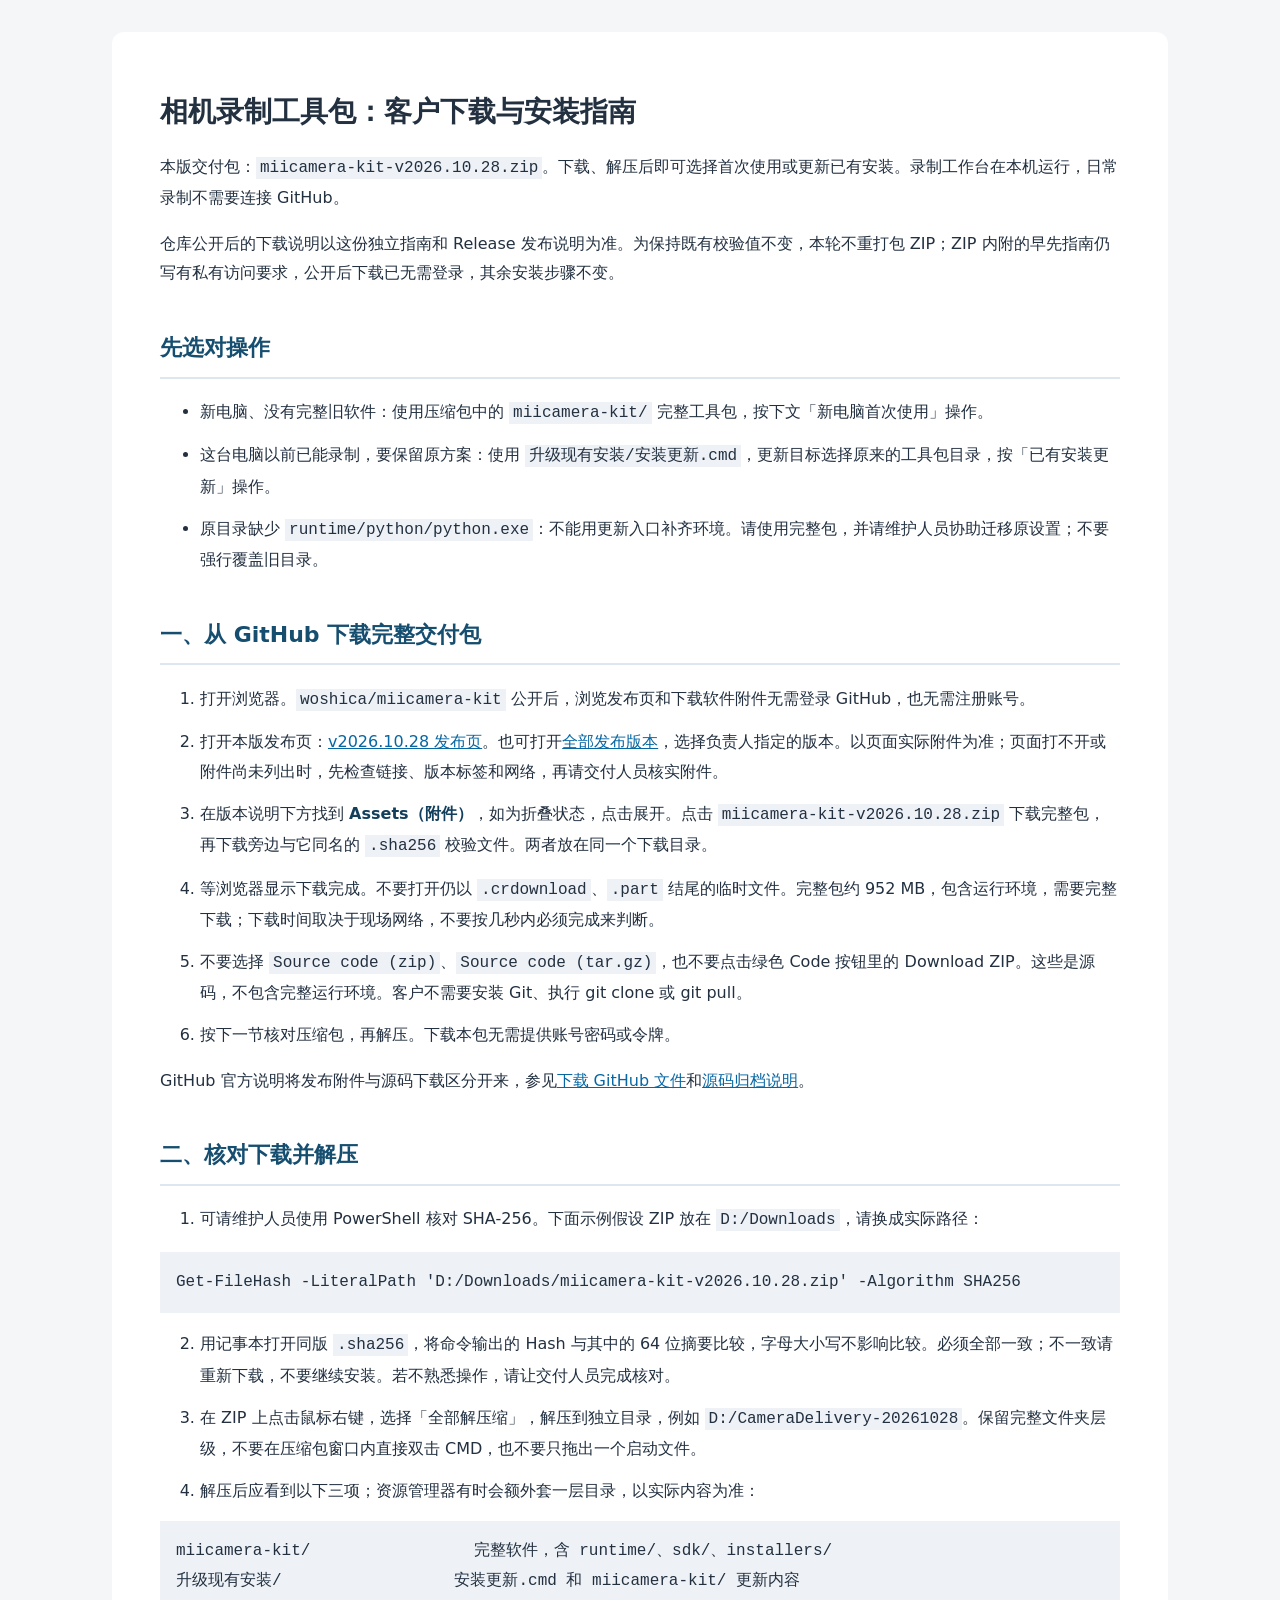
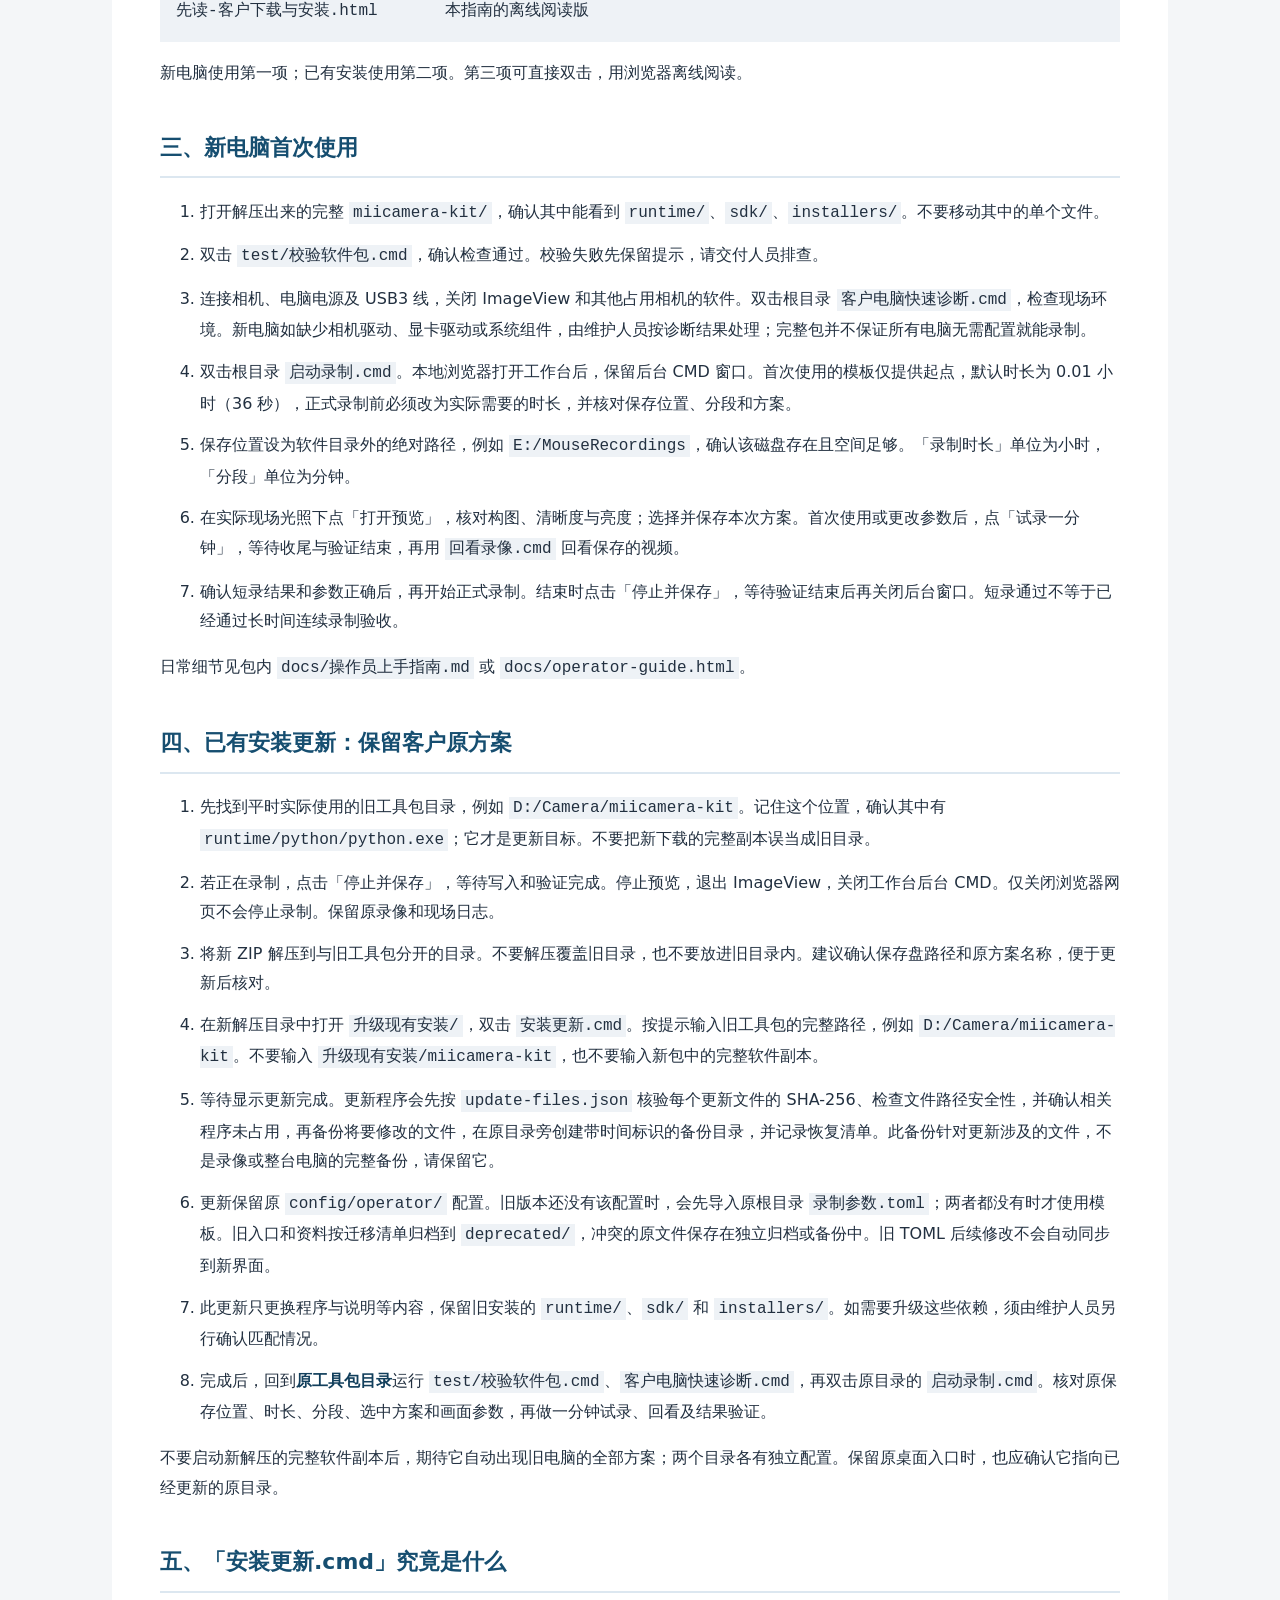
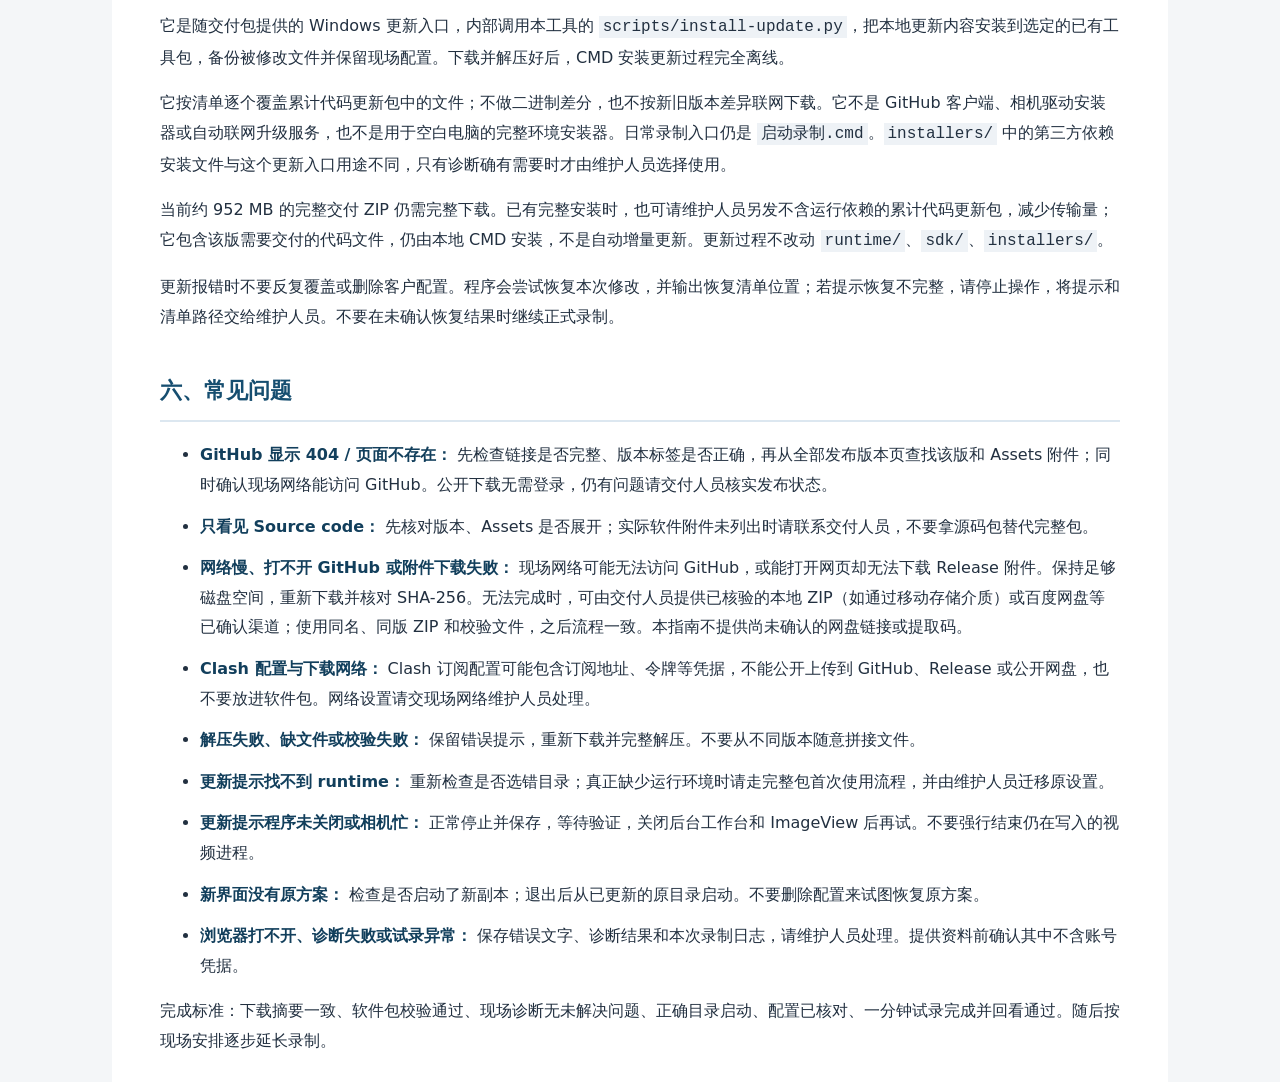
<file: docs/customer-download-guide.html>
<!doctype html>
<html lang="zh-CN"><head><meta charset="utf-8"><meta name="viewport" content="width=device-width,initial-scale=1"><title>相机录制工具包：客户下载与安装指南</title><style>body{font-family:system-ui,"Microsoft YaHei",sans-serif;color:#223040;background:#f4f6f8;line-height:1.85;margin:0}main{max-width:960px;margin:32px auto;background:white;padding:40px 48px;border-radius:12px}h1{font-size:28px;line-height:1.5}h2{margin-top:40px;padding-bottom:8px;border-bottom:2px solid #dce7f0;font-size:22px;color:#164e70}li{margin:12px 0}a{color:#0867a3}code{font-family:Consolas,"Microsoft YaHei",monospace;background:#eef2f6;padding:2px 4px;overflow-wrap:anywhere}pre{background:#eef2f6;padding:16px;white-space:pre-wrap;overflow-wrap:anywhere}pre code{padding:0}strong{color:#123f5c}@media(max-width:650px){main{margin:0;padding:22px 18px;border-radius:0}h1{font-size:24px}}@media print{body{background:white}main{margin:0;padding:0;max-width:none}h2{break-after:avoid}pre,li{break-inside:avoid}a{color:inherit}}</style></head><body><main><h1>相机录制工具包：客户下载与安装指南</h1>
<p>本版交付包：<code>miicamera-kit-v2026.10.28.zip</code>。下载、解压后即可选择首次使用或更新已有安装。录制工作台在本机运行，日常录制不需要连接 GitHub。</p>
<p>仓库公开后的下载说明以这份独立指南和 Release 发布说明为准。为保持既有校验值不变，本轮不重打包 ZIP；ZIP 内附的早先指南仍写有私有访问要求，公开后下载已无需登录，其余安装步骤不变。</p>
<h2>先选对操作</h2>
<ul>
<li>新电脑、没有完整旧软件：使用压缩包中的 <code>miicamera-kit/</code> 完整工具包，按下文「新电脑首次使用」操作。</li>
<li>这台电脑以前已能录制，要保留原方案：使用 <code>升级现有安装/安装更新.cmd</code>，更新目标选择原来的工具包目录，按「已有安装更新」操作。</li>
<li>原目录缺少 <code>runtime/python/python.exe</code>：不能用更新入口补齐环境。请使用完整包，并请维护人员协助迁移原设置；不要强行覆盖旧目录。</li>
</ul>
<h2>一、从 GitHub 下载完整交付包</h2>
<ol start="1">
<li>打开浏览器。<code>woshica/miicamera-kit</code> 公开后，浏览发布页和下载软件附件无需登录 GitHub，也无需注册账号。</li>
<li>打开本版发布页：<a href="https://github.com/woshica/miicamera-kit/releases/tag/v2026.10.28">v2026.10.28 发布页</a>。也可打开<a href="https://github.com/woshica/miicamera-kit/releases">全部发布版本</a>，选择负责人指定的版本。以页面实际附件为准；页面打不开或附件尚未列出时，先检查链接、版本标签和网络，再请交付人员核实附件。</li>
<li>在版本说明下方找到 <strong>Assets（附件）</strong>，如为折叠状态，点击展开。点击 <code>miicamera-kit-v2026.10.28.zip</code> 下载完整包，再下载旁边与它同名的 <code>.sha256</code> 校验文件。两者放在同一个下载目录。</li>
<li>等浏览器显示下载完成。不要打开仍以 <code>.crdownload</code>、<code>.part</code> 结尾的临时文件。完整包约 952 MB，包含运行环境，需要完整下载；下载时间取决于现场网络，不要按几秒内必须完成来判断。</li>
<li>不要选择 <code>Source code (zip)</code>、<code>Source code (tar.gz)</code>，也不要点击绿色 Code 按钮里的 Download ZIP。这些是源码，不包含完整运行环境。客户不需要安装 Git、执行 git clone 或 git pull。</li>
<li>按下一节核对压缩包，再解压。下载本包无需提供账号密码或令牌。</li>
</ol>
<p>GitHub 官方说明将发布附件与源码下载区分开来，参见<a href="https://docs.github.com/en/repositories/working-with-files/using-files/downloading-files-from-github">下载 GitHub 文件</a>和<a href="https://docs.github.com/en/repositories/working-with-files/using-files/downloading-source-code-archives">源码归档说明</a>。</p>
<h2>二、核对下载并解压</h2>
<ol start="1">
<li>可请维护人员使用 PowerShell 核对 SHA-256。下面示例假设 ZIP 放在 <code>D:/Downloads</code>，请换成实际路径：</li>
</ol>
<pre><code>Get-FileHash -LiteralPath &#x27;D:/Downloads/miicamera-kit-v2026.10.28.zip&#x27; -Algorithm SHA256</code></pre>
<ol start="2">
<li>用记事本打开同版 <code>.sha256</code>，将命令输出的 Hash 与其中的 64 位摘要比较，字母大小写不影响比较。必须全部一致；不一致请重新下载，不要继续安装。若不熟悉操作，请让交付人员完成核对。</li>
<li>在 ZIP 上点击鼠标右键，选择「全部解压缩」，解压到独立目录，例如 <code>D:/CameraDelivery-20261028</code>。保留完整文件夹层级，不要在压缩包窗口内直接双击 CMD，也不要只拖出一个启动文件。</li>
<li>解压后应看到以下三项；资源管理器有时会额外套一层目录，以实际内容为准：</li>
</ol>
<pre><code>miicamera-kit/                 完整软件，含 runtime/、sdk/、installers/
升级现有安装/                  安装更新.cmd 和 miicamera-kit/ 更新内容
先读-客户下载与安装.html       本指南的离线阅读版</code></pre>
<p>新电脑使用第一项；已有安装使用第二项。第三项可直接双击，用浏览器离线阅读。</p>
<h2>三、新电脑首次使用</h2>
<ol start="1">
<li>打开解压出来的完整 <code>miicamera-kit/</code>，确认其中能看到 <code>runtime/</code>、<code>sdk/</code>、<code>installers/</code>。不要移动其中的单个文件。</li>
<li>双击 <code>test/校验软件包.cmd</code>，确认检查通过。校验失败先保留提示，请交付人员排查。</li>
<li>连接相机、电脑电源及 USB3 线，关闭 ImageView 和其他占用相机的软件。双击根目录 <code>客户电脑快速诊断.cmd</code>，检查现场环境。新电脑如缺少相机驱动、显卡驱动或系统组件，由维护人员按诊断结果处理；完整包并不保证所有电脑无需配置就能录制。</li>
<li>双击根目录 <code>启动录制.cmd</code>。本地浏览器打开工作台后，保留后台 CMD 窗口。首次使用的模板仅提供起点，默认时长为 0.01 小时（36 秒），正式录制前必须改为实际需要的时长，并核对保存位置、分段和方案。</li>
<li>保存位置设为软件目录外的绝对路径，例如 <code>E:/MouseRecordings</code>，确认该磁盘存在且空间足够。「录制时长」单位为小时，「分段」单位为分钟。</li>
<li>在实际现场光照下点「打开预览」，核对构图、清晰度与亮度；选择并保存本次方案。首次使用或更改参数后，点「试录一分钟」，等待收尾与验证结束，再用 <code>回看录像.cmd</code> 回看保存的视频。</li>
<li>确认短录结果和参数正确后，再开始正式录制。结束时点击「停止并保存」，等待验证结束后再关闭后台窗口。短录通过不等于已经通过长时间连续录制验收。</li>
</ol>
<p>日常细节见包内 <code>docs/操作员上手指南.md</code> 或 <code>docs/operator-guide.html</code>。</p>
<h2>四、已有安装更新：保留客户原方案</h2>
<ol start="1">
<li>先找到平时实际使用的旧工具包目录，例如 <code>D:/Camera/miicamera-kit</code>。记住这个位置，确认其中有 <code>runtime/python/python.exe</code>；它才是更新目标。不要把新下载的完整副本误当成旧目录。</li>
<li>若正在录制，点击「停止并保存」，等待写入和验证完成。停止预览，退出 ImageView，关闭工作台后台 CMD。仅关闭浏览器网页不会停止录制。保留原录像和现场日志。</li>
<li>将新 ZIP 解压到与旧工具包分开的目录。不要解压覆盖旧目录，也不要放进旧目录内。建议确认保存盘路径和原方案名称，便于更新后核对。</li>
<li>在新解压目录中打开 <code>升级现有安装/</code>，双击 <code>安装更新.cmd</code>。按提示输入旧工具包的完整路径，例如 <code>D:/Camera/miicamera-kit</code>。不要输入 <code>升级现有安装/miicamera-kit</code>，也不要输入新包中的完整软件副本。</li>
<li>等待显示更新完成。更新程序会先按 <code>update-files.json</code> 核验每个更新文件的 SHA-256、检查文件路径安全性，并确认相关程序未占用，再备份将要修改的文件，在原目录旁创建带时间标识的备份目录，并记录恢复清单。此备份针对更新涉及的文件，不是录像或整台电脑的完整备份，请保留它。</li>
<li>更新保留原 <code>config/operator/</code> 配置。旧版本还没有该配置时，会先导入原根目录 <code>录制参数.toml</code>；两者都没有时才使用模板。旧入口和资料按迁移清单归档到 <code>deprecated/</code>，冲突的原文件保存在独立归档或备份中。旧 TOML 后续修改不会自动同步到新界面。</li>
<li>此更新只更换程序与说明等内容，保留旧安装的 <code>runtime/</code>、<code>sdk/</code> 和 <code>installers/</code>。如需要升级这些依赖，须由维护人员另行确认匹配情况。</li>
<li>完成后，回到<strong>原工具包目录</strong>运行 <code>test/校验软件包.cmd</code>、<code>客户电脑快速诊断.cmd</code>，再双击原目录的 <code>启动录制.cmd</code>。核对原保存位置、时长、分段、选中方案和画面参数，再做一分钟试录、回看及结果验证。</li>
</ol>
<p>不要启动新解压的完整软件副本后，期待它自动出现旧电脑的全部方案；两个目录各有独立配置。保留原桌面入口时，也应确认它指向已经更新的原目录。</p>
<h2>五、「安装更新.cmd」究竟是什么</h2>
<p>它是随交付包提供的 Windows 更新入口，内部调用本工具的 <code>scripts/install-update.py</code>，把本地更新内容安装到选定的已有工具包，备份被修改文件并保留现场配置。下载并解压好后，CMD 安装更新过程完全离线。</p>
<p>它按清单逐个覆盖累计代码更新包中的文件；不做二进制差分，也不按新旧版本差异联网下载。它不是 GitHub 客户端、相机驱动安装器或自动联网升级服务，也不是用于空白电脑的完整环境安装器。日常录制入口仍是 <code>启动录制.cmd</code>。<code>installers/</code> 中的第三方依赖安装文件与这个更新入口用途不同，只有诊断确有需要时才由维护人员选择使用。</p>
<p>当前约 952 MB 的完整交付 ZIP 仍需完整下载。已有完整安装时，也可请维护人员另发不含运行依赖的累计代码更新包，减少传输量；它包含该版需要交付的代码文件，仍由本地 CMD 安装，不是自动增量更新。更新过程不改动 <code>runtime/</code>、<code>sdk/</code>、<code>installers/</code>。</p>
<p>更新报错时不要反复覆盖或删除客户配置。程序会尝试恢复本次修改，并输出恢复清单位置；若提示恢复不完整，请停止操作，将提示和清单路径交给维护人员。不要在未确认恢复结果时继续正式录制。</p>
<h2>六、常见问题</h2>
<ul>
<li><strong>GitHub 显示 404 / 页面不存在：</strong> 先检查链接是否完整、版本标签是否正确，再从全部发布版本页查找该版和 Assets 附件；同时确认现场网络能访问 GitHub。公开下载无需登录，仍有问题请交付人员核实发布状态。</li>
<li><strong>只看见 Source code：</strong> 先核对版本、Assets 是否展开；实际软件附件未列出时请联系交付人员，不要拿源码包替代完整包。</li>
<li><strong>网络慢、打不开 GitHub 或附件下载失败：</strong> 现场网络可能无法访问 GitHub，或能打开网页却无法下载 Release 附件。保持足够磁盘空间，重新下载并核对 SHA-256。无法完成时，可由交付人员提供已核验的本地 ZIP（如通过移动存储介质）或百度网盘等已确认渠道；使用同名、同版 ZIP 和校验文件，之后流程一致。本指南不提供尚未确认的网盘链接或提取码。</li>
<li><strong>Clash 配置与下载网络：</strong> Clash 订阅配置可能包含订阅地址、令牌等凭据，不能公开上传到 GitHub、Release 或公开网盘，也不要放进软件包。网络设置请交现场网络维护人员处理。</li>
<li><strong>解压失败、缺文件或校验失败：</strong> 保留错误提示，重新下载并完整解压。不要从不同版本随意拼接文件。</li>
<li><strong>更新提示找不到 runtime：</strong> 重新检查是否选错目录；真正缺少运行环境时请走完整包首次使用流程，并由维护人员迁移原设置。</li>
<li><strong>更新提示程序未关闭或相机忙：</strong> 正常停止并保存，等待验证，关闭后台工作台和 ImageView 后再试。不要强行结束仍在写入的视频进程。</li>
<li><strong>新界面没有原方案：</strong> 检查是否启动了新副本；退出后从已更新的原目录启动。不要删除配置来试图恢复原方案。</li>
<li><strong>浏览器打不开、诊断失败或试录异常：</strong> 保存错误文字、诊断结果和本次录制日志，请维护人员处理。提供资料前确认其中不含账号凭据。</li>
</ul>
<p>完成标准：下载摘要一致、软件包校验通过、现场诊断无未解决问题、正确目录启动、配置已核对、一分钟试录完成并回看通过。随后按现场安排逐步延长录制。</p></main></body></html>
</file>
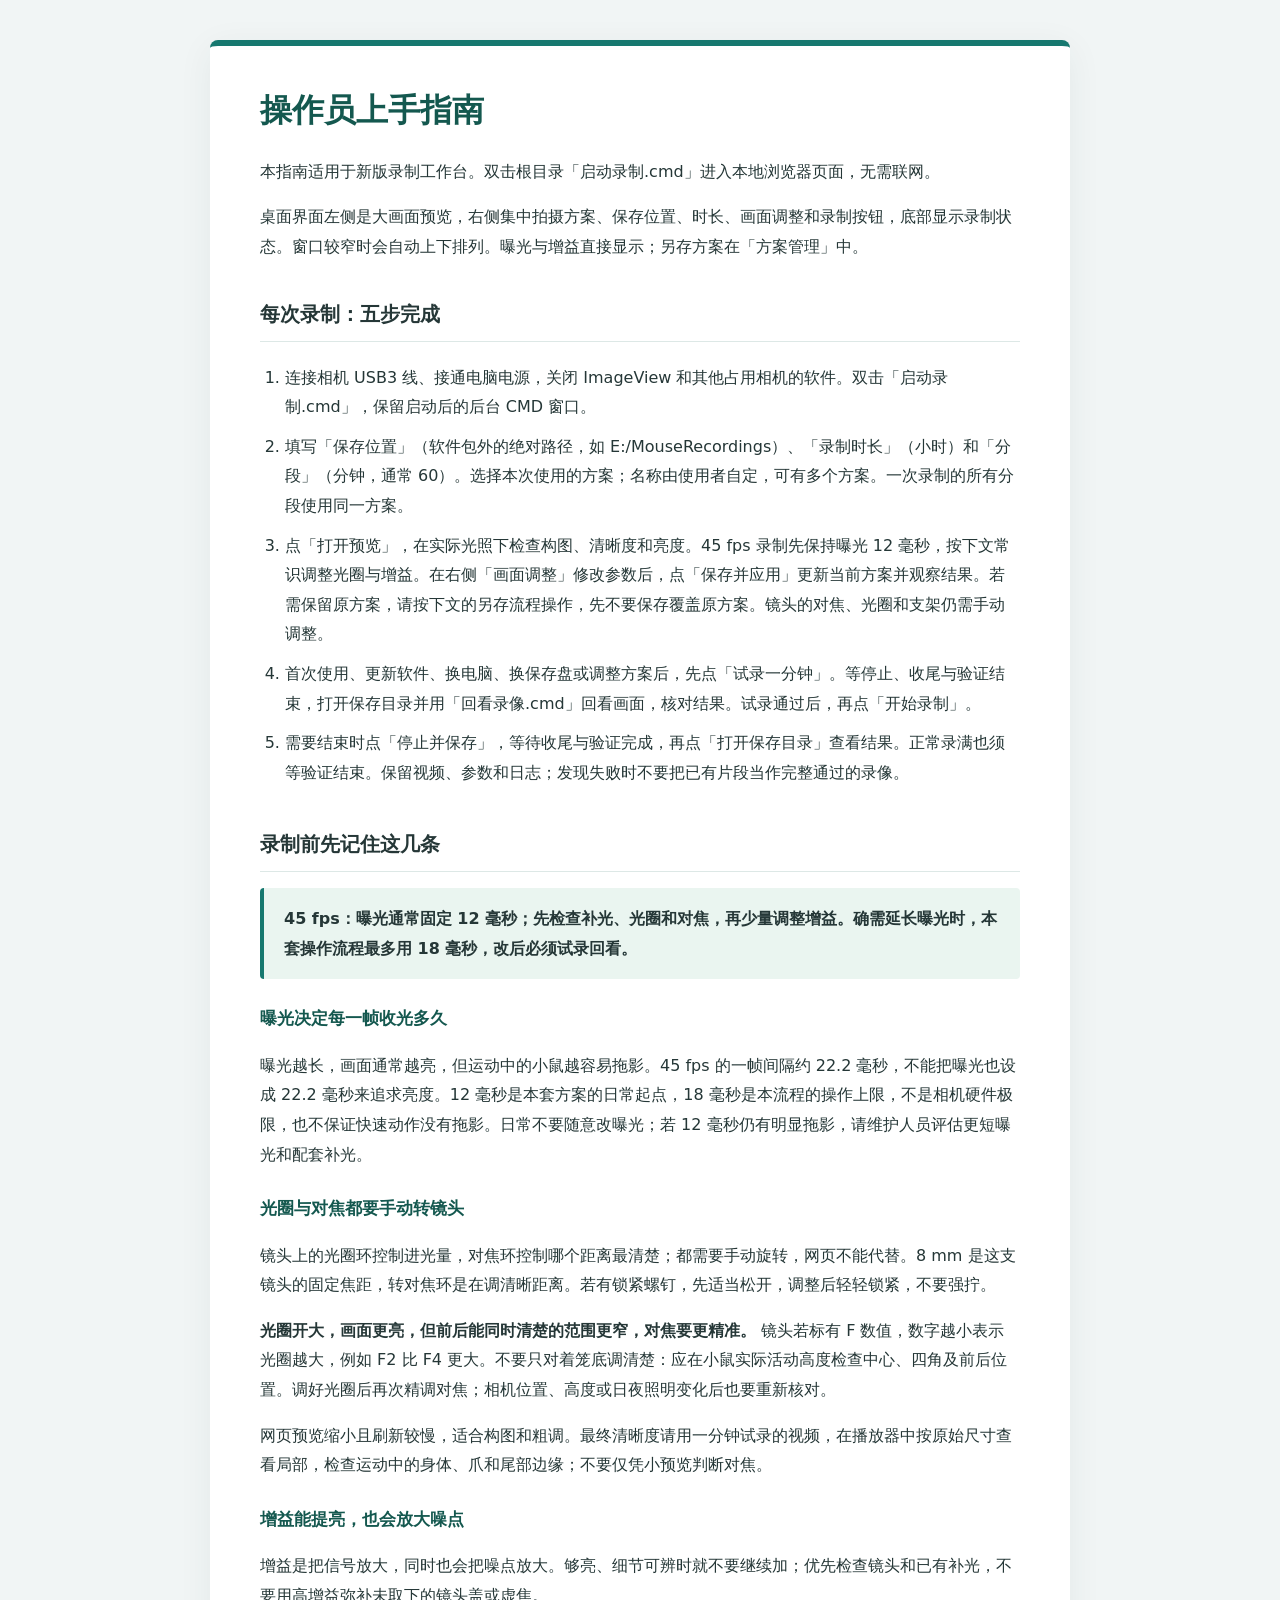
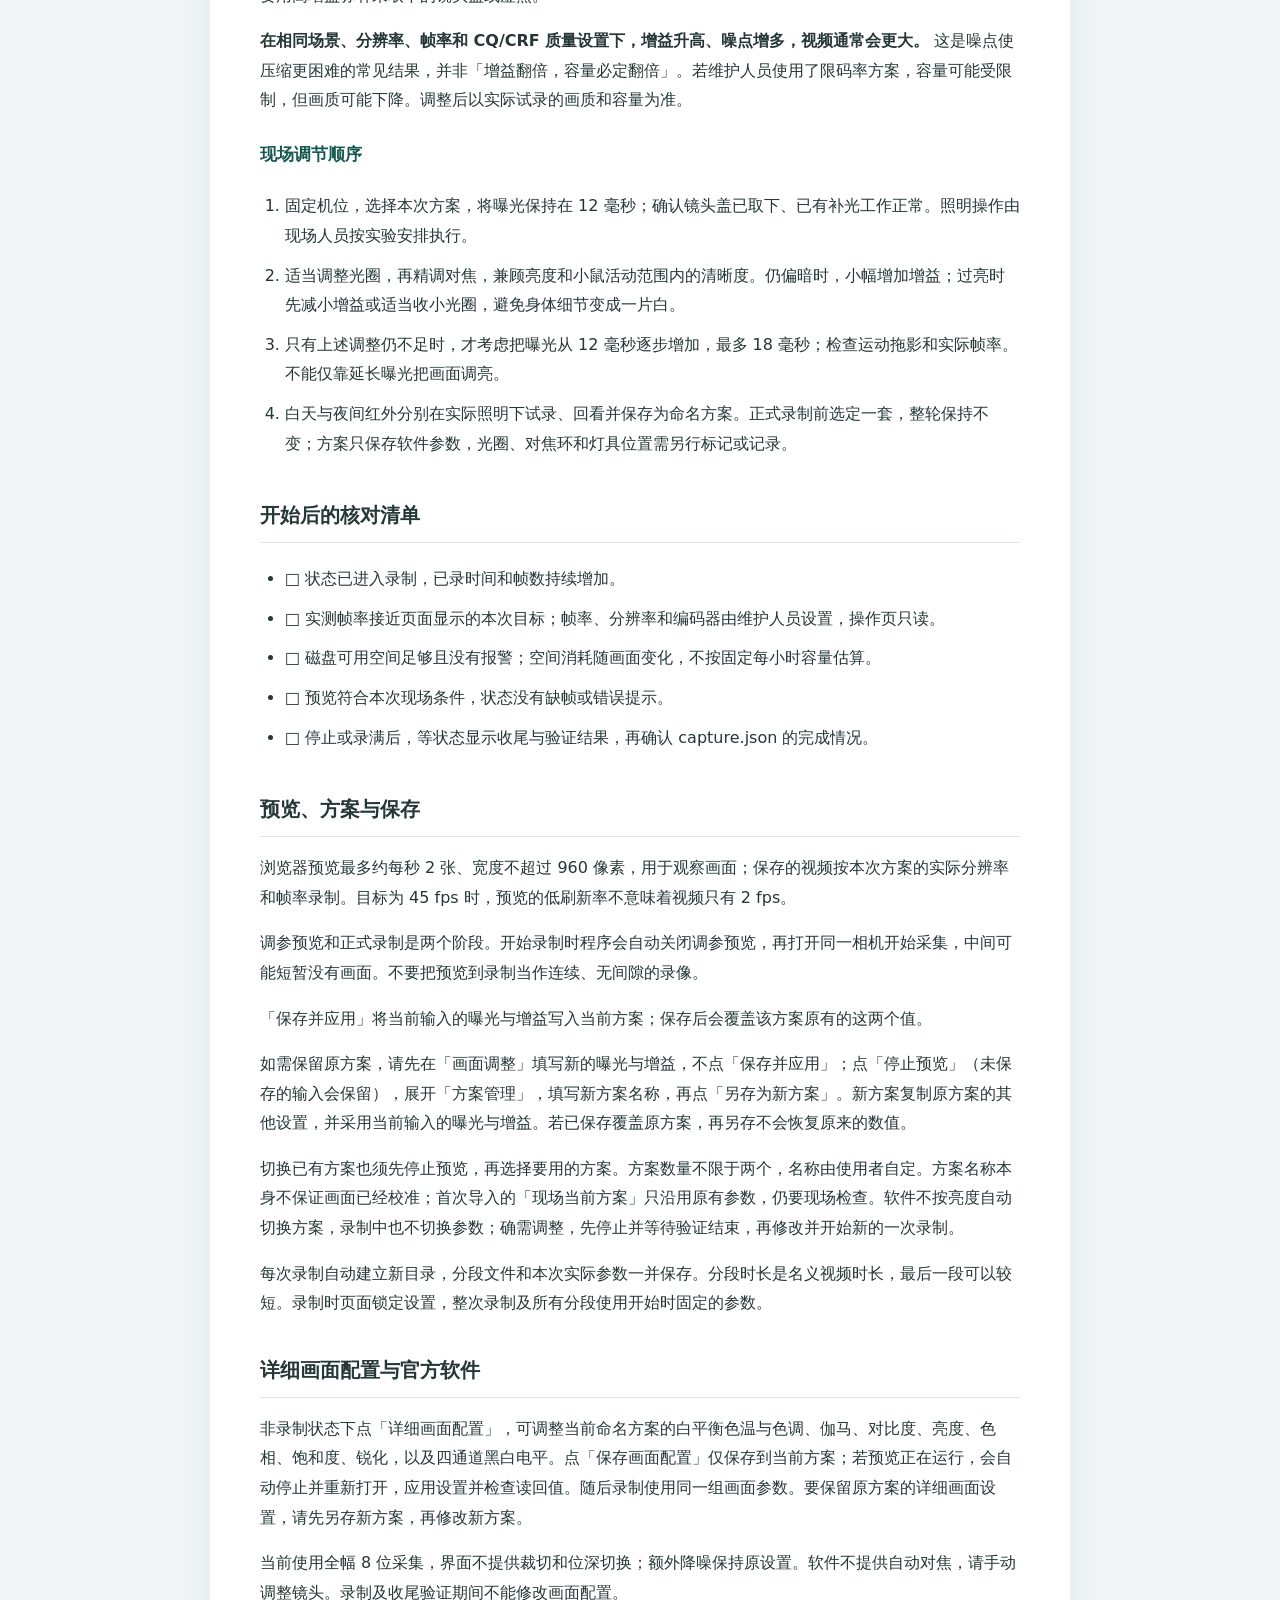
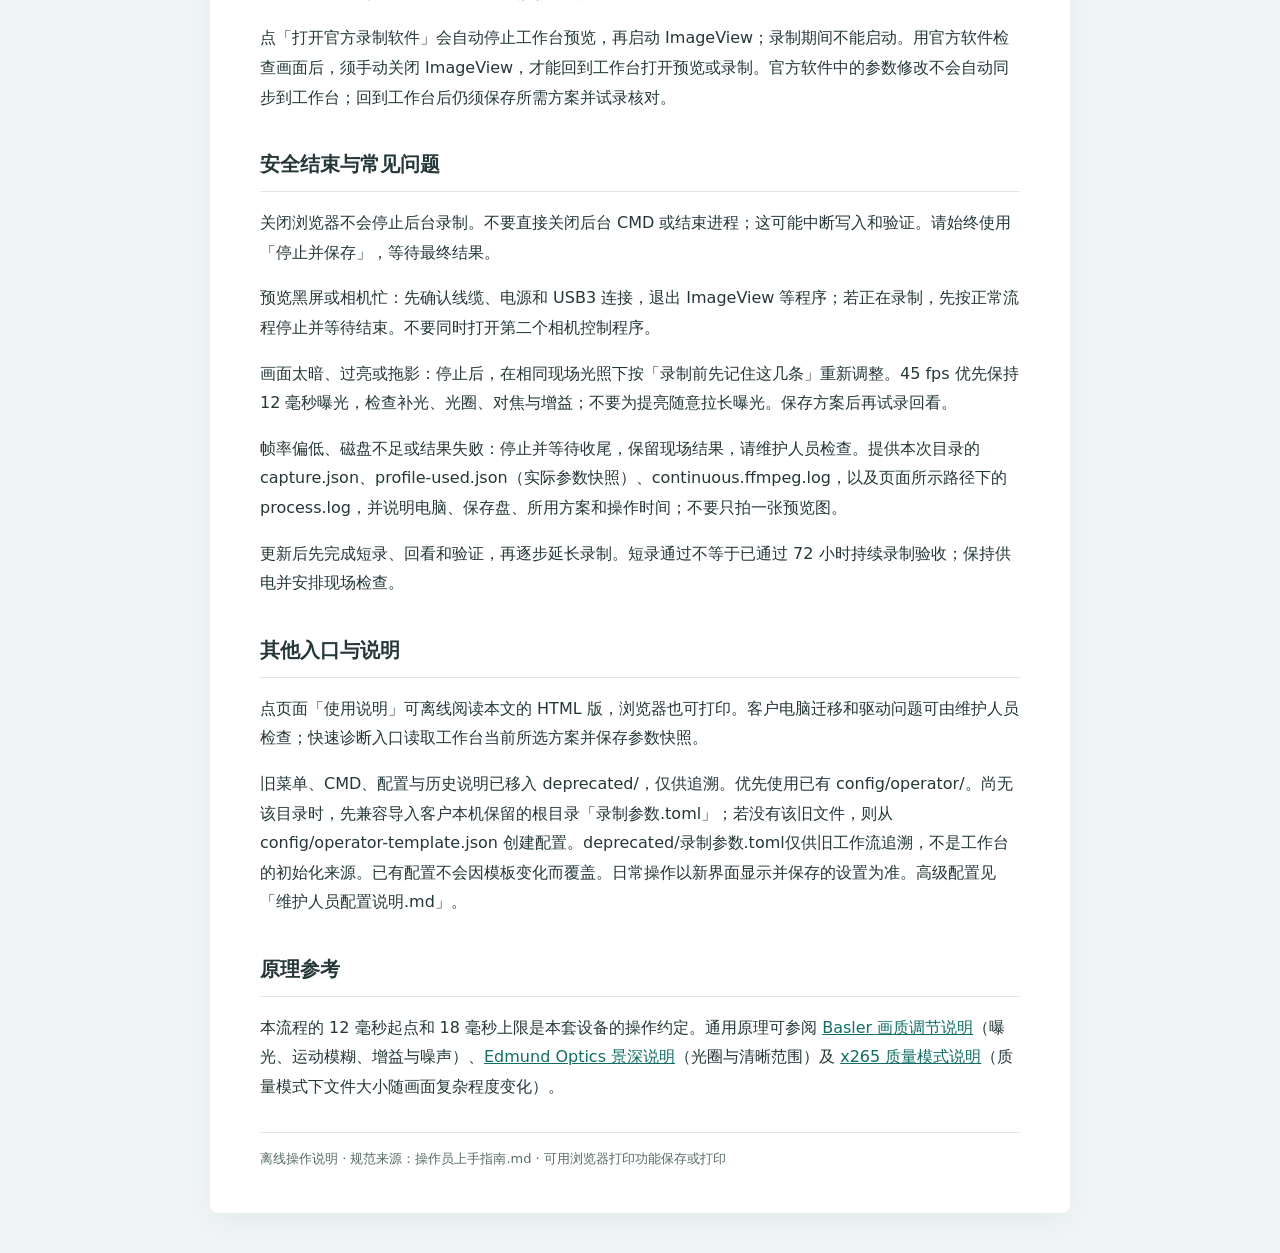
<file: docs/operator-guide.html>
<!doctype html>
<html lang="zh-CN"><head><meta charset="utf-8"><meta name="viewport" content="width=device-width,initial-scale=1"><title>操作员上手指南 · 相机录制工具包</title><style>*{box-sizing:border-box}body{margin:0;background:#f1f5f5;color:#253737;font-family:"Microsoft YaHei",system-ui,sans-serif;line-height:1.85}main{max-width:860px;margin:40px auto;padding:42px 50px;background:white;border-top:6px solid #16786f;border-radius:8px;box-shadow:0 8px 35px #173a3910}h1{font-size:2rem;line-height:1.4;color:#14584f;margin:0 0 24px}h2{font-size:1.25rem;margin:34px 0 14px;border-bottom:1px solid #dde8e6;padding-bottom:8px}p,li{font-size:16px}li{padding:5px 0}ul,ol{padding-left:25px}footer{font-size:13px;color:#576b66;border-top:1px solid #dde8e6;margin-top:30px;padding-top:14px}@media(max-width:650px){main{margin:0;padding:26px 20px;border-radius:0}h1{font-size:1.7rem}}@media print{@page{margin:18mm}body{background:white}main{max-width:none;margin:0;padding:0;box-shadow:none;border:0}h2{break-after:avoid}li{break-inside:avoid}p,li{font-size:10.5pt}h1{font-size:22pt}h2{font-size:14pt}}h3{font-size:1.06rem;margin:24px 0 8px;color:#14584f}.quick-rule{padding:16px 20px;background:#eaf5f0;border-left:4px solid #16786f;border-radius:4px}a{color:#126e64;overflow-wrap:anywhere}@media print{h3{break-after:avoid}.quick-rule{break-inside:avoid}}h3{font-size:1.06rem;margin:24px 0 8px;color:#14584f}.quick-rule{padding:16px 20px;background:#eaf5f0;border-left:4px solid #16786f;border-radius:4px}a{color:#126e64;overflow-wrap:anywhere}@media print{h3{break-after:avoid}.quick-rule{break-inside:avoid}}</style></head><body><main>
<h1>操作员上手指南</h1>
<p>本指南适用于新版录制工作台。双击根目录「启动录制.cmd」进入本地浏览器页面，无需联网。</p>
<p>桌面界面左侧是大画面预览，右侧集中拍摄方案、保存位置、时长、画面调整和录制按钮，底部显示录制状态。窗口较窄时会自动上下排列。曝光与增益直接显示；另存方案在「方案管理」中。</p>
<h2>每次录制：五步完成</h2>
<ol><li>连接相机 USB3 线、接通电脑电源，关闭 ImageView 和其他占用相机的软件。双击「启动录制.cmd」，保留启动后的后台 CMD 窗口。</li><li>填写「保存位置」（软件包外的绝对路径，如 E:/MouseRecordings）、「录制时长」（小时）和「分段」（分钟，通常 60）。选择本次使用的方案；名称由使用者自定，可有多个方案。一次录制的所有分段使用同一方案。</li><li>点「打开预览」，在实际光照下检查构图、清晰度和亮度。45 fps 录制先保持曝光 12 毫秒，按下文常识调整光圈与增益。在右侧「画面调整」修改参数后，点「保存并应用」更新当前方案并观察结果。若需保留原方案，请按下文的另存流程操作，先不要保存覆盖原方案。镜头的对焦、光圈和支架仍需手动调整。</li><li>首次使用、更新软件、换电脑、换保存盘或调整方案后，先点「试录一分钟」。等停止、收尾与验证结束，打开保存目录并用「回看录像.cmd」回看画面，核对结果。试录通过后，再点「开始录制」。</li><li>需要结束时点「停止并保存」，等待收尾与验证完成，再点「打开保存目录」查看结果。正常录满也须等验证结束。保留视频、参数和日志；发现失败时不要把已有片段当作完整通过的录像。</li></ol>
<h2 id="recording-basics">录制前先记住这几条</h2>
<p class="quick-rule"><strong>45 fps：曝光通常固定 12 毫秒；先检查补光、光圈和对焦，再少量调整增益。确需延长曝光时，本套操作流程最多用 18 毫秒，改后必须试录回看。</strong></p>
<h3>曝光决定每一帧收光多久</h3>
<p>曝光越长，画面通常越亮，但运动中的小鼠越容易拖影。45 fps 的一帧间隔约 22.2 毫秒，不能把曝光也设成 22.2 毫秒来追求亮度。12 毫秒是本套方案的日常起点，18 毫秒是本流程的操作上限，不是相机硬件极限，也不保证快速动作没有拖影。日常不要随意改曝光；若 12 毫秒仍有明显拖影，请维护人员评估更短曝光和配套补光。</p>
<h3>光圈与对焦都要手动转镜头</h3>
<p>镜头上的光圈环控制进光量，对焦环控制哪个距离最清楚；都需要手动旋转，网页不能代替。8 mm 是这支镜头的固定焦距，转对焦环是在调清晰距离。若有锁紧螺钉，先适当松开，调整后轻轻锁紧，不要强拧。</p>
<p><strong>光圈开大，画面更亮，但前后能同时清楚的范围更窄，对焦要更精准。</strong> 镜头若标有 F 数值，数字越小表示光圈越大，例如 F2 比 F4 更大。不要只对着笼底调清楚：应在小鼠实际活动高度检查中心、四角及前后位置。调好光圈后再次精调对焦；相机位置、高度或日夜照明变化后也要重新核对。</p>
<p>网页预览缩小且刷新较慢，适合构图和粗调。最终清晰度请用一分钟试录的视频，在播放器中按原始尺寸查看局部，检查运动中的身体、爪和尾部边缘；不要仅凭小预览判断对焦。</p>
<h3>增益能提亮，也会放大噪点</h3>
<p>增益是把信号放大，同时也会把噪点放大。够亮、细节可辨时就不要继续加；优先检查镜头和已有补光，不要用高增益弥补未取下的镜头盖或虚焦。</p>
<p><strong>在相同场景、分辨率、帧率和 CQ/CRF 质量设置下，增益升高、噪点增多，视频通常会更大。</strong> 这是噪点使压缩更困难的常见结果，并非「增益翻倍，容量必定翻倍」。若维护人员使用了限码率方案，容量可能受限制，但画质可能下降。调整后以实际试录的画质和容量为准。</p>
<h3>现场调节顺序</h3>
<ol><li>固定机位，选择本次方案，将曝光保持在 12 毫秒；确认镜头盖已取下、已有补光工作正常。照明操作由现场人员按实验安排执行。</li><li>适当调整光圈，再精调对焦，兼顾亮度和小鼠活动范围内的清晰度。仍偏暗时，小幅增加增益；过亮时先减小增益或适当收小光圈，避免身体细节变成一片白。</li><li>只有上述调整仍不足时，才考虑把曝光从 12 毫秒逐步增加，最多 18 毫秒；检查运动拖影和实际帧率。不能仅靠延长曝光把画面调亮。</li><li>白天与夜间红外分别在实际照明下试录、回看并保存为命名方案。正式录制前选定一套，整轮保持不变；方案只保存软件参数，光圈、对焦环和灯具位置需另行标记或记录。</li></ol>
<h2>开始后的核对清单</h2>
<ul><li><span aria-label="待核对">□</span> 状态已进入录制，已录时间和帧数持续增加。</li><li><span aria-label="待核对">□</span> 实测帧率接近页面显示的本次目标；帧率、分辨率和编码器由维护人员设置，操作页只读。</li><li><span aria-label="待核对">□</span> 磁盘可用空间足够且没有报警；空间消耗随画面变化，不按固定每小时容量估算。</li><li><span aria-label="待核对">□</span> 预览符合本次现场条件，状态没有缺帧或错误提示。</li><li><span aria-label="待核对">□</span> 停止或录满后，等状态显示收尾与验证结果，再确认 capture.json 的完成情况。</li></ul>
<h2>预览、方案与保存</h2>
<p>浏览器预览最多约每秒 2 张、宽度不超过 960 像素，用于观察画面；保存的视频按本次方案的实际分辨率和帧率录制。目标为 45 fps 时，预览的低刷新率不意味着视频只有 2 fps。</p>
<p>调参预览和正式录制是两个阶段。开始录制时程序会自动关闭调参预览，再打开同一相机开始采集，中间可能短暂没有画面。不要把预览到录制当作连续、无间隙的录像。</p>
<p>「保存并应用」将当前输入的曝光与增益写入当前方案；保存后会覆盖该方案原有的这两个值。</p>
<p>如需保留原方案，请先在「画面调整」填写新的曝光与增益，不点「保存并应用」；点「停止预览」（未保存的输入会保留），展开「方案管理」，填写新方案名称，再点「另存为新方案」。新方案复制原方案的其他设置，并采用当前输入的曝光与增益。若已保存覆盖原方案，再另存不会恢复原来的数值。</p>
<p>切换已有方案也须先停止预览，再选择要用的方案。方案数量不限于两个，名称由使用者自定。方案名称本身不保证画面已经校准；首次导入的「现场当前方案」只沿用原有参数，仍要现场检查。软件不按亮度自动切换方案，录制中也不切换参数；确需调整，先停止并等待验证结束，再修改并开始新的一次录制。</p>
<p>每次录制自动建立新目录，分段文件和本次实际参数一并保存。分段时长是名义视频时长，最后一段可以较短。录制时页面锁定设置，整次录制及所有分段使用开始时固定的参数。</p>
<h2>详细画面配置与官方软件</h2>
<p>非录制状态下点「详细画面配置」，可调整当前命名方案的白平衡色温与色调、伽马、对比度、亮度、色相、饱和度、锐化，以及四通道黑白电平。点「保存画面配置」仅保存到当前方案；若预览正在运行，会自动停止并重新打开，应用设置并检查读回值。随后录制使用同一组画面参数。要保留原方案的详细画面设置，请先另存新方案，再修改新方案。</p>
<p>当前使用全幅 8 位采集，界面不提供裁切和位深切换；额外降噪保持原设置。软件不提供自动对焦，请手动调整镜头。录制及收尾验证期间不能修改画面配置。</p>
<p>点「打开官方录制软件」会自动停止工作台预览，再启动 ImageView；录制期间不能启动。用官方软件检查画面后，须手动关闭 ImageView，才能回到工作台打开预览或录制。官方软件中的参数修改不会自动同步到工作台；回到工作台后仍须保存所需方案并试录核对。</p>
<h2>安全结束与常见问题</h2>
<p>关闭浏览器不会停止后台录制。不要直接关闭后台 CMD 或结束进程；这可能中断写入和验证。请始终使用「停止并保存」，等待最终结果。</p>
<p>预览黑屏或相机忙：先确认线缆、电源和 USB3 连接，退出 ImageView 等程序；若正在录制，先按正常流程停止并等待结束。不要同时打开第二个相机控制程序。</p>
<p>画面太暗、过亮或拖影：停止后，在相同现场光照下按「录制前先记住这几条」重新调整。45 fps 优先保持 12 毫秒曝光，检查补光、光圈、对焦与增益；不要为提亮随意拉长曝光。保存方案后再试录回看。</p>
<p>帧率偏低、磁盘不足或结果失败：停止并等待收尾，保留现场结果，请维护人员检查。提供本次目录的 capture.json、profile-used.json（实际参数快照）、continuous.ffmpeg.log，以及页面所示路径下的 process.log，并说明电脑、保存盘、所用方案和操作时间；不要只拍一张预览图。</p>
<p>更新后先完成短录、回看和验证，再逐步延长录制。短录通过不等于已通过 72 小时持续录制验收；保持供电并安排现场检查。</p>
<h2>其他入口与说明</h2>
<p>点页面「使用说明」可离线阅读本文的 HTML 版，浏览器也可打印。客户电脑迁移和驱动问题可由维护人员检查；快速诊断入口读取工作台当前所选方案并保存参数快照。</p>
<p>旧菜单、CMD、配置与历史说明已移入 deprecated/，仅供追溯。优先使用已有 config/operator/。尚无该目录时，先兼容导入客户本机保留的根目录「录制参数.toml」；若没有该旧文件，则从 config/operator-template.json 创建配置。deprecated/录制参数.toml仅供旧工作流追溯，不是工作台的初始化来源。已有配置不会因模板变化而覆盖。日常操作以新界面显示并保存的设置为准。高级配置见「维护人员配置说明.md」。</p>
<h2>原理参考</h2>
<p>本流程的 12 毫秒起点和 18 毫秒上限是本套设备的操作约定。通用原理可参阅 <a href="https://docs.baslerweb.com/optimizing-image-quality">Basler 画质调节说明</a>（曝光、运动模糊、增益与噪声）、<a href="https://www.edmundoptics.com/knowledge-center/application-notes/imaging/depth-of-field-and-depth-of-focus/">Edmund Optics 景深说明</a>（光圈与清晰范围）及 <a href="https://x265.readthedocs.io/en/master/cli.html#cmdoption-crf">x265 质量模式说明</a>（质量模式下文件大小随画面复杂程度变化）。</p><footer>离线操作说明 · 规范来源：操作员上手指南.md · 可用浏览器打印功能保存或打印</footer></main></body></html>
</file>
